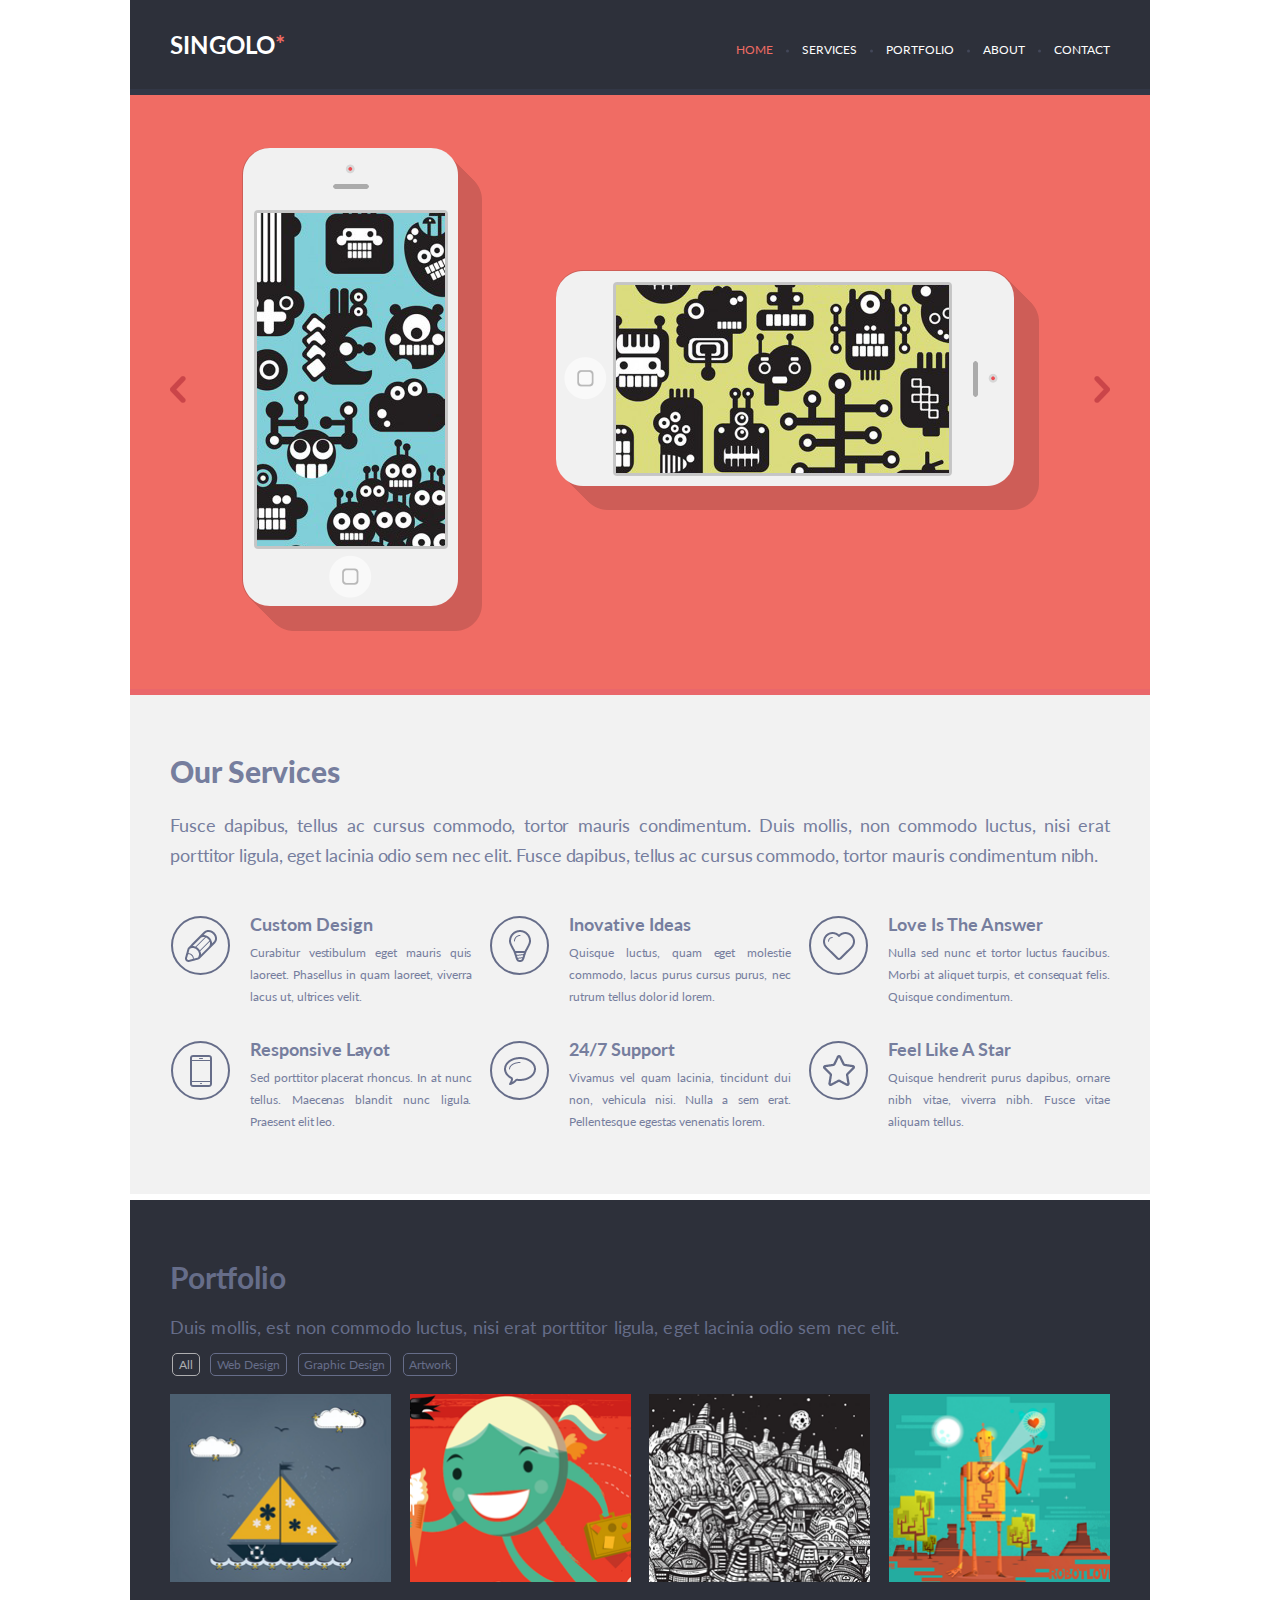
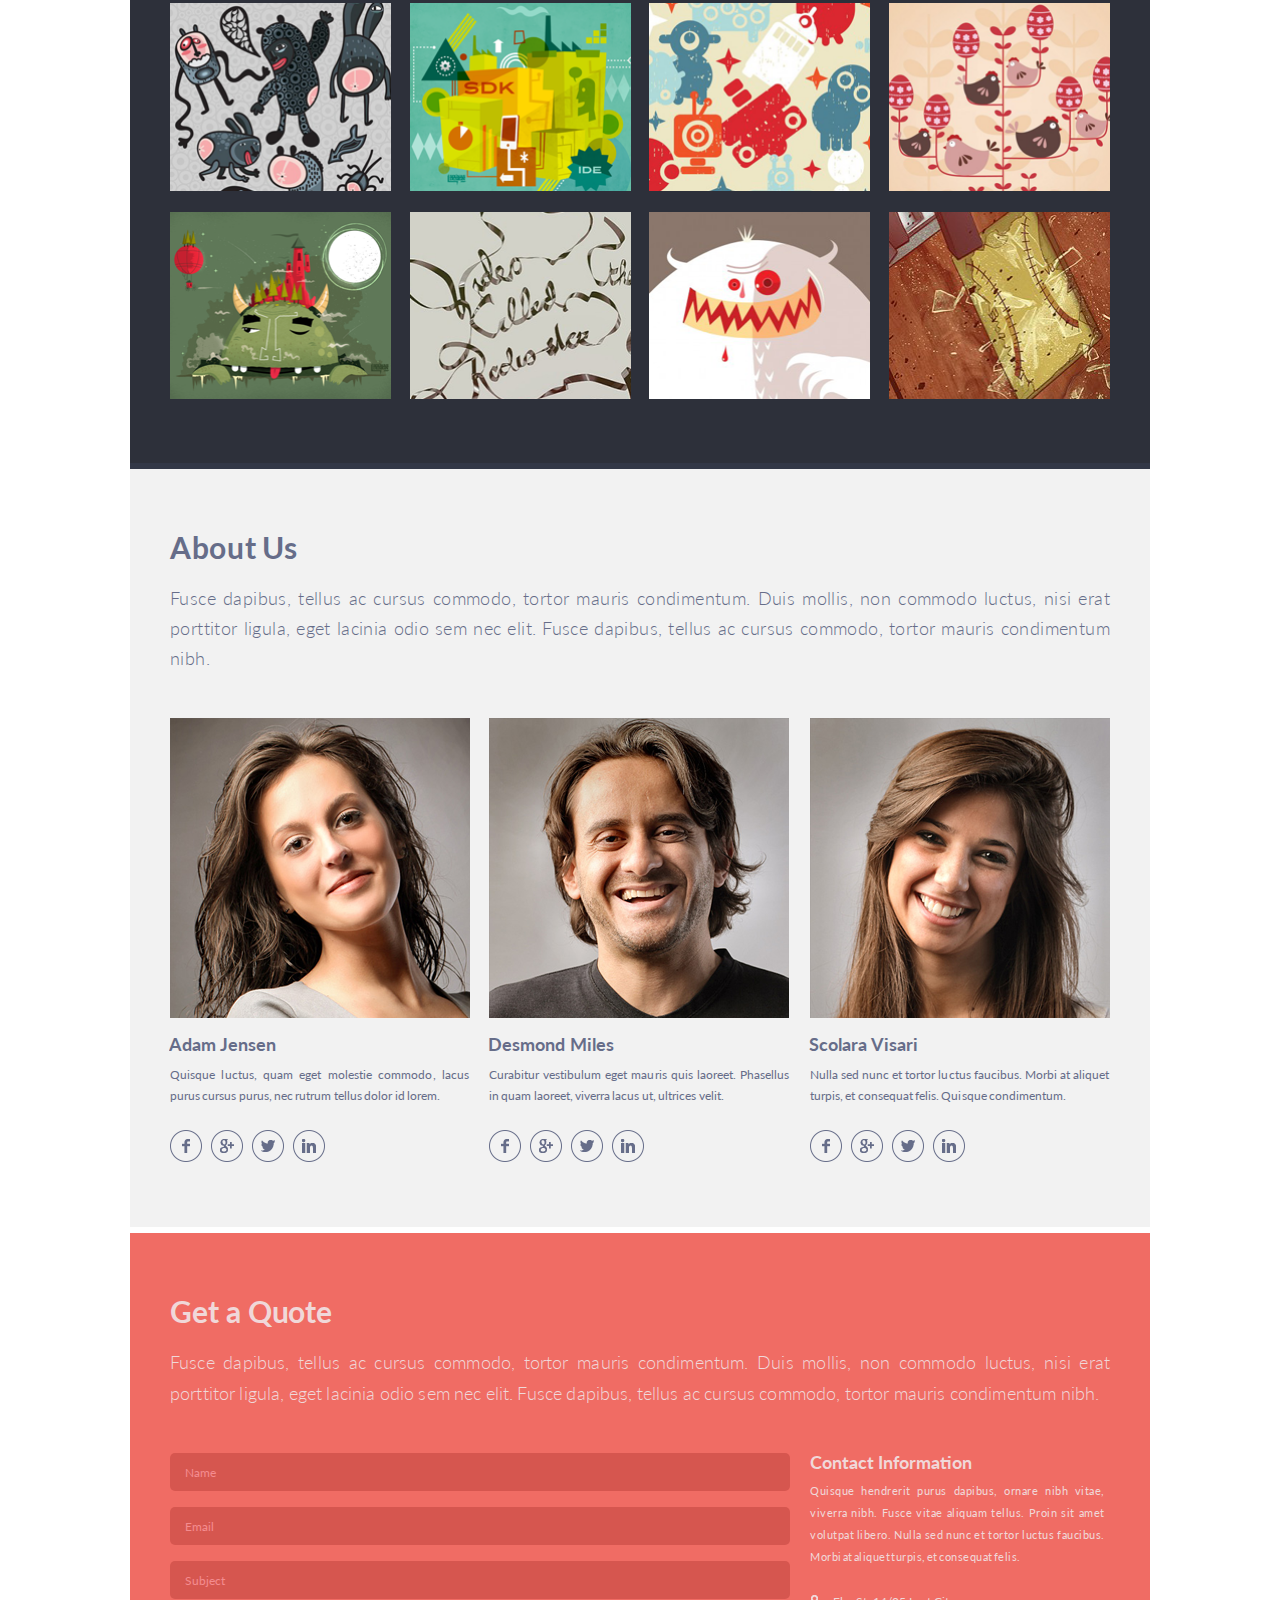
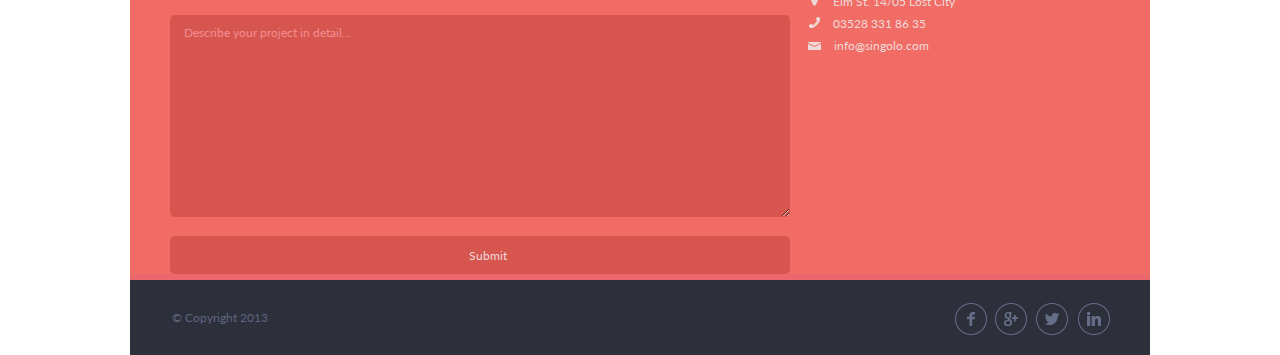
<file: index.html>
<!DOCTYPE html>
<html lang="en">
<head>
    <meta charset="UTF-8">
    <meta name="viewport" content="width=device-width, initial-scale=1.0">
    <meta http-equiv="X-UA-Compatible" content="ie=edge">
    <title>Document</title>
		<link rel="stylesheet" href="fonts.css">
		<link rel="stylesheet" href="./style.css">
		<link href="https://fonts.googleapis.com/css?family=Lato:100,300,400,700,900&display=swap" rel="stylesheet">
		<link href="https://fonts.googleapis.com/css?family=Bellota+Text&display=swap" rel="stylesheet">
</head>
<body>
	<div class="container" >
		<header class="header" id="header">
			<div class="wrapper">
				<div class="menu-burger" id="burger">&#9776;</div>
				<div class="logo" id="logo">
					<h1>Singolo<span>*</span></h1>
				</div>
				<nav class="nav" id="nav">
					<a class="nav-link nav-right link-active" id="home-link" href="#home">home</a>
					<a class="nav-link nav-right" id="services-link" href="#services">services</a>
					<a class="nav-link nav-right" id="portfolio-link" href="#portfolio">portfolio</a>
					<a class="nav-link nav-right" id="about-link" href="#about">about</a>
					<a class="nav-link nav-left" 	id="contact-link" href="#form">contact</a>
				</nav>
				
			</div>
		</header>
		<div class="content">
			<div class="slider block" id="home">
				<div class="item-container">
					<div class="slider-container slide1 active">
						<div class="slider-block block1">
							<img class="slider-img1" src="./assets/images/singolo-dom/phine-vetr.png" alt="vertical">
							<div class="background background-ver" >
							</div>
						</div>
						<div class="slider-block block2 ">
							<img class="slider-img2" src="./assets/images/singolo-dom/phone-hor.png" alt="horizontal">
							<div class="background background-hor" >
							</div>
						</div>
					</div>
					<div class="slider-container slide2 ">
						<div class="slider-block2">
							<img class="slider-img3 img-l" src="./assets/images/slider-content-1.png" alt="vertical">
						</div>
						<div class="slider-block2">
							<img class="slider-img4" src="./assets/images/slider-content-2.png" alt="horizontal">
						</div>
						<div class="slider-block2">
							<img class="slider-img3 img-r" src="./assets/images/slider-content-1.png" alt="vertical">
						</div>
					</div>
				</div>
				<div class="slider-arrow2 arrow" id="next">
					<img src="./assets/images/next.png" alt="next">
				</div>
				<div class="slider-arrow1  arrow" id="prev">
					<img src="./assets/images/prev.png" alt="prew">
				</div>
			</div>
			<section class="services block" id="services">
				<h2 class="services-h2">Our Services</h2>
				<p class="services-p">Fusce dapibus, tellus ac cursus commodo, tortor mauris condimentum. Duis mollis, non commodo
				luctus, nisi erat porttitor ligula, eget lacinia odio sem nec elit. Fusce dapibus, tellus ac cursus
				commodo, tortor mauris condimentum nibh.</p>
				<div class="grid-wrapper">
					<div class="service">
						<div class="service-img">
							<img src="assets/images/pen.png" alt="pencil">
						</div>
						<div class="text-wrapper">
							<h3 class="service-h3">Custom Design</h3>
							<p class="service-descr">Curabitur vestibulum eget mauris quis laoreet. Phasellus in quam laoreet, viverra lacus
							ut, ultrices velit.</p>
						</div>
					</div>
					<div class="service">
						<div class="service-img">
							<img src="assets/images/bulb.png" alt="bulb">
						</div>
						<div class="text-wrapper">
							<h3 class="service-h3">Inovative Ideas</h3>
							<p class="service-descr">Quisque luctus, quam eget molestie commodo, lacus purus cursus purus, nec rutrum tellus
							dolor id lorem.</p>
						</div>
					</div>
					<div class="service">
						<div class="service-img">
							<img src="assets/images/heart.png" alt="heart">
						</div>
						<div class="text-wrapper">
							<h3 class="service-h3">Love Is The Answer</h3>
							<p class="service-descr">Nulla sed nunc et tortor luctus faucibus. Morbi at aliquet turpis, et consequat
							felis. Quisque condimentum.</p>
						</div>
					</div>                
					<div class="service service-bottom">
						<div class="service-img">
							<img src="assets/images/phone.png" alt="phone">
						</div>
						<div class="text-wrapper">
							<h3 class="service-h3">Responsive Layot</h3>
							<p class="service-descr">Sed porttitor placerat rhoncus. In at nunc tellus. Maecenas blandit nunc ligula. Praesent
							elit leo.</p>
						</div>
					</div>
					<div class="service service-bottom">
						<div class="service-img">
							<img src="assets/images/bubble.png" alt="bubble">
						</div>
						<div class="text-wrapper">
							<h3 class="service-h3">24/7 Support</h3>
							<p class="service-descr">Vivamus vel quam lacinia, tincidunt dui non, vehicula nisi. Nulla a sem erat. Pellentesque
							egestas venenatis lorem.</p>
						</div>
					</div>        
					<div class="service service-bottom">
						<div class="service-img">
							<img src="assets/images/star.png" alt="star">
						</div>
						<div class="text-wrapper">
							<h3 class="service-h3">Feel Like A Star</h3>
							<p class="service-descr">Quisque hendrerit purus dapibus, ornare nibh vitae, viverra nibh. Fusce vitae aliquam
							tellus.</p>
						</div>
					</div>
				</div>
			</section>
			<section class="portfolio block" id="portfolio">
				<h2 class="portfolio-h2">Portfolio</h2>
				<p class="portfolio-p">Duis mollis, est non commodo luctus, nisi erat porttitor ligula, eget lacinia odio sem nec elit.</p>
				<nav class="filters" id="filter">
					<a class="filters-link filter-active" href="#">All</a>
					<a class="filters-link" href="#">Web Design</a>
					<a class="filters-link" href="#">Graphic Design</a>
					<a class="filters-link" href="#">Artwork</a>
				</nav>
				<div class="gallery" id="gallery">
					<img class="gallery-img" src="./assets/images/singolo2/Project-9.png" alt="my work">
					<img class="gallery-img" src="./assets/images/singolo2/Project-6.png" alt="my work">
					<img class="gallery-img" src="./assets/images/singolo2/Image-6.png" alt="my work">
					<img class="gallery-img" src="./assets/images/singolo2/Image-3.png" alt="my work">
					<img class="gallery-img" src="./assets/images/singolo2/Project-8.png" alt="my work">
					<img class="gallery-img" src="./assets/images/singolo2/Image-8.png" alt="my work">
					<img class="gallery-img" src="./assets/images/singolo2/Image-5.png" alt="my work">
					<img class="gallery-img" src="./assets/images/singolo2/Layer-8.png" alt="my work">
					<img class="gallery-img" src="./assets/images/singolo2/Project-7.png" alt="my work">
					<img class="gallery-img" src="./assets/images/singolo2/Image-7.png" alt="my work">
					<img class="gallery-img" src="./assets/images/singolo2/Image-4.png" alt="my work">
					<img class="gallery-img" src="./assets/images/singolo2/Project.png" alt="my work">
				</div>
			</section>
			<section class="about block" id="about"> 
				<h2 class="about-h2">About Us</h2>
				<p class="about-p">Fusce dapibus, tellus ac cursus commodo, tortor mauris condimentum. Duis mollis, non commodo luctus, nisi erat porttitor ligula, eget lacinia odio sem nec elit. Fusce dapibus, tellus ac cursus commodo, tortor mauris condimentum nibh.</p>
				<div class="staff">
					<div class="staff-wrapper">
						<div class="staff-img"><img src="./assets/images/singolo2/photo-3.png" alt="staff"></div>
						<h4 class="staff-h3">Adam Jensen</h4>
						<p class="staff-p">
							Quisque luctus, quam eget molestie commodo, lacus purus cursus purus, nec rutrum tellus dolor id lorem.
						</p>
						<div class="networks">
							<a href="#" class="networks-link"><img src="./assets/images/singolo2/Ellipse2.png" alt="facebook"></a>
							<a href="#" class="networks-link"><img src="./assets/images/singolo2/Ellipse2copy.png" alt="google"></a>
							<a href="#" class="networks-link"><img src="./assets/images/singolo2/Ellipse2copy2.png" alt="twitter"></a>
							<a href="#" class="networks-link"><img src="./assets/images/singolo2/Ellipse2copy3.png" alt="linkedin"></a>
						</div>
					</div>
					<div class="staff-wrapper staff-center">
						<div class="staff-img"><img src="./assets/images/singolo2/photo-2.png" alt="staff"></div>
						<h4 class="staff-h3">Desmond Miles</h4>
						<p class="staff-p">
							Curabitur vestibulum eget mauris quis laoreet. Phasellus in quam laoreet, viverra lacus ut, ultrices velit.
						</p>
						<div class="networks">
							<a href="#" class="networks-link"><img src="./assets/images/singolo2/Ellipse2.png" alt="facebook"></a>
							<a href="#" class="networks-link"><img src="./assets/images/singolo2/Ellipse2copy.png" alt="google"></a>
							<a href="#" class="networks-link"><img src="./assets/images/singolo2/Ellipse2copy2.png" alt="twitter"></a>
							<a href="#" class="networks-link"><img src="./assets/images/singolo2/Ellipse2copy3.png" alt="linkedin"></a>
						</div>
					</div>
					<div class="staff-wrapper ">
						<div class="staff-img "><img src="./assets/images/singolo2/photo.png" alt="staff"></div>
						<h4 class="staff-h3">Scolara Visari</h4>
						<p class="staff-p">
							Nulla sed nunc et tortor luctus faucibus. Morbi at aliquet turpis, et consequat felis. Quisque condimentum.
						</p>
						<div class="networks">
							<a href="#" class="networks-link"><img src="./assets/images/singolo2/Ellipse2.png" alt="facebook"></a>
							<a href="#" class="networks-link"><img src="./assets/images/singolo2/Ellipse2copy.png" alt="google"></a>
							<a href="#" class="networks-link"><img src="./assets/images/singolo2/Ellipse2copy2.png" alt="twitter"></a>
							<a href="#" class="networks-link"><img src="./assets/images/singolo2/Ellipse2copy3.png" alt="linkedin"></a>
						</div>
					</div>
				</div>
			</section>
			<section class="form block" id="form-area">
				<h2 class="form-h2">Get a Quote</h2>
				<p class="form-p">
					Fusce dapibus, tellus ac cursus commodo, tortor mauris condimentum. Duis mollis, non commodo luctus, nisi erat porttitor ligula, eget lacinia odio sem nec elit. Fusce dapibus, tellus ac cursus commodo, tortor mauris condimentum nibh.
				</p>
				<div class="form-wrapper">
					<div class="form-block">
						<form action="./index.html" method="GET" id="form">
								<input id="name" type="text" maxlength="25" title="Please, enter your name" required class="name-input" placeholder="Name">
								<input type="email" name="email" placeholder="Email" id="email" required>
								<input type="text"  placeholder="Subject" id="subject">
								<textarea name="textarea" placeholder="Describe your project in detail..." id="text" cols="30" rows="10"></textarea>
								<input class="form-submit" type="submit" value="Submit" id="submit">
						</form>
					</div> 
				
					<div class="contacts">
						<h3 class="contacts-h3">
							Contact Information
						</h3>
						<p class="contacts-p">
							Quisque hendrerit purus dapibus, ornare nibh vitae, viverra nibh. Fusce vitae aliquam tellus. Proin sit amet volutpat libero. Nulla sed nunc et tortor luctus faucibus. Morbi at aliquet turpis, et consequat felis. 
						</p>
						<ul class="contacts-list">
							<li class="contacts-li location"><span>Elm St. 14/05 Lost City</span></li>
							<li class="contacts-li phone"> <a href="tel:035283318635">03528 331 86 35</a></li>
							<li class="contacts-li mail"><a href="mailto:info@singolo.com">info@singolo.com</a> </li>
						</ul>
					</div>
				</div>
				<div class="window-overlay window-closed" id="window-overlay"></div>
				<div class="window window-closed" id="window">
					<div class="window-info" id="window-info">
						<p class="window-succses">Письмо отправлено</p>
						<p class="window-subject" id="window-subject"></p>
						<p class="window-descr" id="window-descr"></p>
					</div>
					<button id="window-ok" class="window-ok" title="OK">OK</button>
				</div>
			</section>
		</div>
		<footer class="footer">
			<div class="copy">
				<p>&copy; Copyright 2013</p>
			</div>
			<div class="links">
				<a href="#" class="link"><img src="./assets/images/singolo2/Ellipse2.png" alt="facebook"></a>
				<a href="#" class="link"><img src="./assets/images/singolo2/Ellipse2copy.png" alt="google"></a>
				<a href="#" class="link"><img src="./assets/images/singolo2/Ellipse2copy2.png" alt="twitter"></a>
				<a href="#" class="link"><img src="./assets/images/singolo2/Ellipse2copy3.png" alt="linkedin"></a>
			</div>
		</footer>
	</div>
	<script src="script.js"></script>
</body>
</html>
</file>
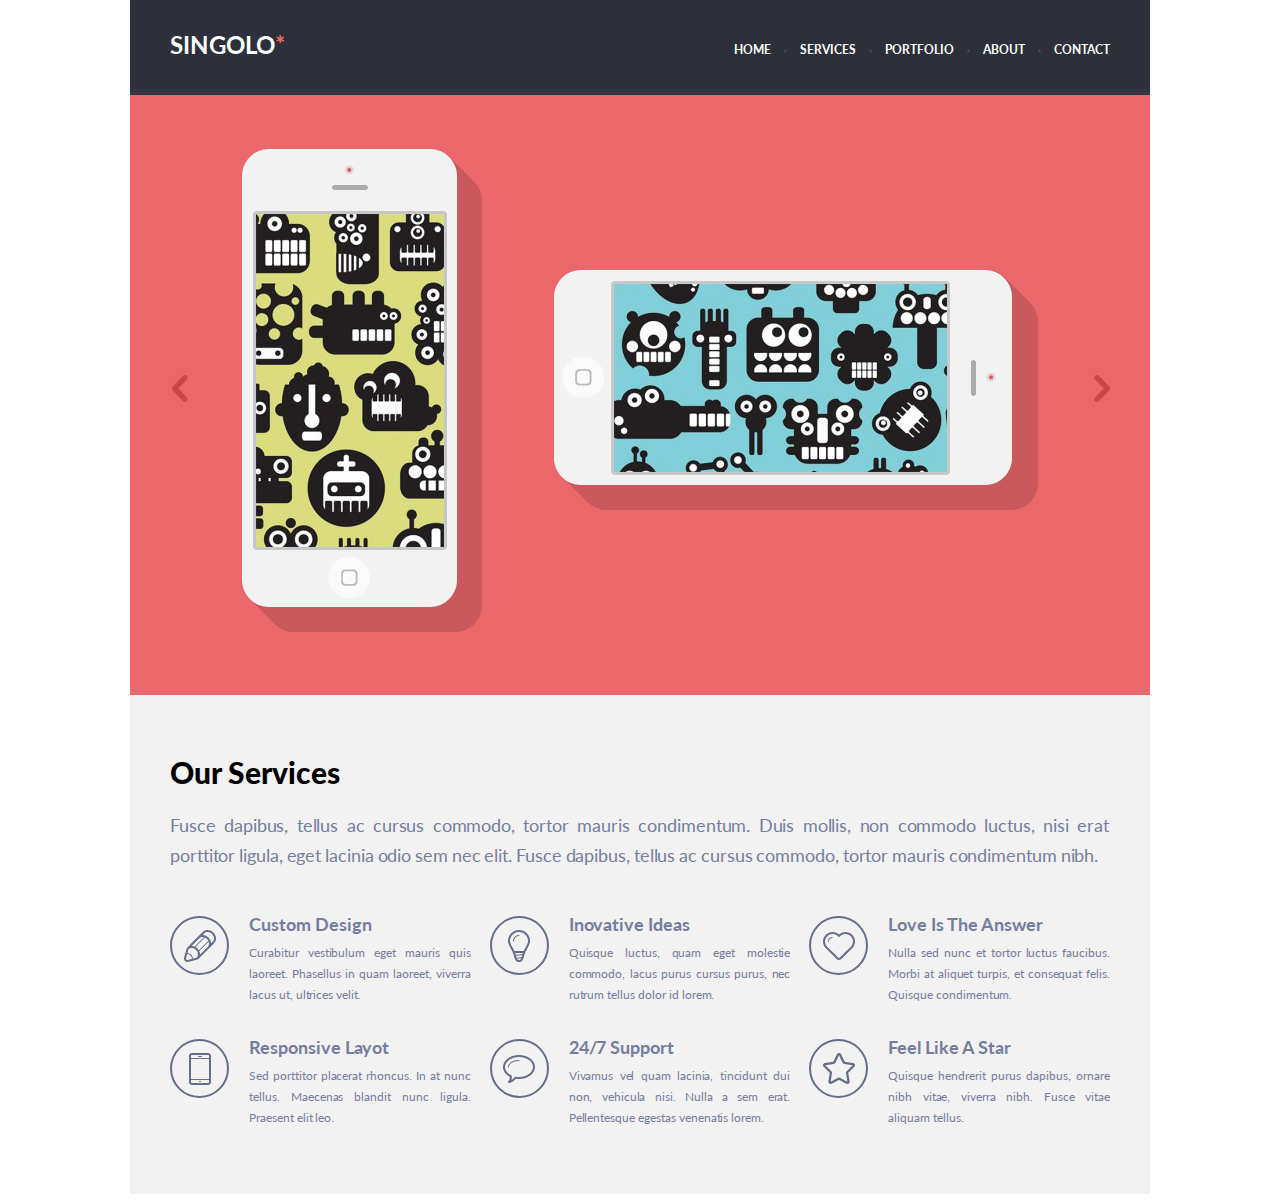
<file: singolo1.html>
<!DOCTYPE html>
<html lang="en">
<head>
    <meta charset="UTF-8">
    <meta name="viewport" content="width=device-width, initial-scale=1.0">
    <meta http-equiv="X-UA-Compatible" content="ie=edge">
    <title>Document</title>
		<link rel="stylesheet" href="fonts.css">
		<link rel="stylesheet" href="./singolo1.css">
		<link href="https://fonts.googleapis.com/css?family=Lato:100,300,400,700,900&display=swap" rel="stylesheet">
</head>
<body>
	<div class="container">
		<header class="header">
			<div class="wrapper">
				<div class="logo">
					<h1>Singolo<span>*</span></h1>
				</div>
				<nav class="nav">
					<a class="nav-link nav-right" href="#">home</a>
					<a class="nav-link nav-right" href="#">services</a>
					<a class="nav-link nav-right" href="#">portfolio</a>
					<a class="nav-link nav-right" href="#">about</a>
					<a class="nav-link nav-left" href="#">contact</a>
				</nav>
			</div>
		</header>
		<div class="slider">
			<div class="slider-arrow1  arrow">
				<img src="./assets/images/prev.png" alt="prew">
			</div>
			<div class="slider-container">
				<div class="slider-block block1">
					<img class="slider-img1" src="./assets/images/iphone_vertical.png" alt="vertical">
				</div>
				<div class="slider-block block2">
					<img class="slider-img2" src="./assets/images/iPhone_Horizontal.png" alt="horizontal">
				</div>
			</div>
			<div class="slider-arrow2 arrow">
				<img src="./assets/images/next.png" alt="next">
			</div>
		</div>
		<section class="services">
      <h2 class="services-h2">Our Services</h2>
      <p class="services-p">Fusce dapibus, tellus ac cursus commodo, tortor mauris condimentum. Duis mollis, non commodo
      luctus, nisi erat porttitor ligula, eget lacinia odio sem nec elit. Fusce dapibus, tellus ac cursus
      commodo, tortor mauris condimentum nibh.</p>
      <div class="grid-wrapper">
        <div class="service">
          <div class="service-img">
            <img src="assets/images/pen.png" alt="pencil">
          </div>
          <div class="text-wrapper">
            <h3 class="service-h3">Custom Design</h3>
            <p class="service-descr">Curabitur vestibulum eget mauris quis laoreet. Phasellus in quam laoreet, viverra lacus
            ut, ultrices velit.</p>
          </div>
        </div>
        <div class="service">
          <div class="service-img">
            <img src="assets/images/bulb.png" alt="bulb">
          </div>
          <div class="text-wrapper">
            <h3 class="service-h3">Inovative Ideas</h3>
            <p class="service-descr">Quisque luctus, quam eget molestie commodo, lacus purus cursus purus, nec rutrum tellus
            dolor id lorem.</p>
          </div>
        </div>
        <div class="service">
          <div class="service-img">
            <img src="assets/images/heart.png" alt="heart">
          </div>
          <div class="text-wrapper">
            <h3 class="service-h3">Love Is The Answer</h3>
            <p class="service-descr">Nulla sed nunc et tortor luctus faucibus. Morbi at aliquet turpis, et consequat
            felis. Quisque condimentum.</p>
          </div>
        </div>                
        <div class="service service-bottom">
          <div class="service-img">
            <img src="assets/images/phone.png" alt="phone">
          </div>
          <div class="text-wrapper">
            <h3 class="service-h3">Responsive Layot</h3>
            <p class="service-descr">Sed porttitor placerat rhoncus. In at nunc tellus. Maecenas blandit nunc ligula. Praesent
            elit leo.</p>
          </div>
        </div>
        <div class="service service-bottom">
          <div class="service-img">
            <img src="assets/images/bubble.png" alt="bubble">
          </div>
          <div class="text-wrapper">
            <h3 class="service-h3">24/7 Support</h3>
            <p class="service-descr">Vivamus vel quam lacinia, tincidunt dui non, vehicula nisi. Nulla a sem erat. Pellentesque
            egestas venenatis lorem.</p>
          </div>
        </div>        
        <div class="service service-bottom">
          <div class="service-img">
            <img src="assets/images/star.png" alt="star">
          </div>
          <div class="text-wrapper">
            <h3 class="service-h3">Feel Like A Star</h3>
            <p class="service-descr">Quisque hendrerit purus dapibus, ornare nibh vitae, viverra nibh. Fusce vitae aliquam
            tellus.</p>
          </div>
        </div>
      </div>
    </section>
	</div>
</body>
</html>
</file>
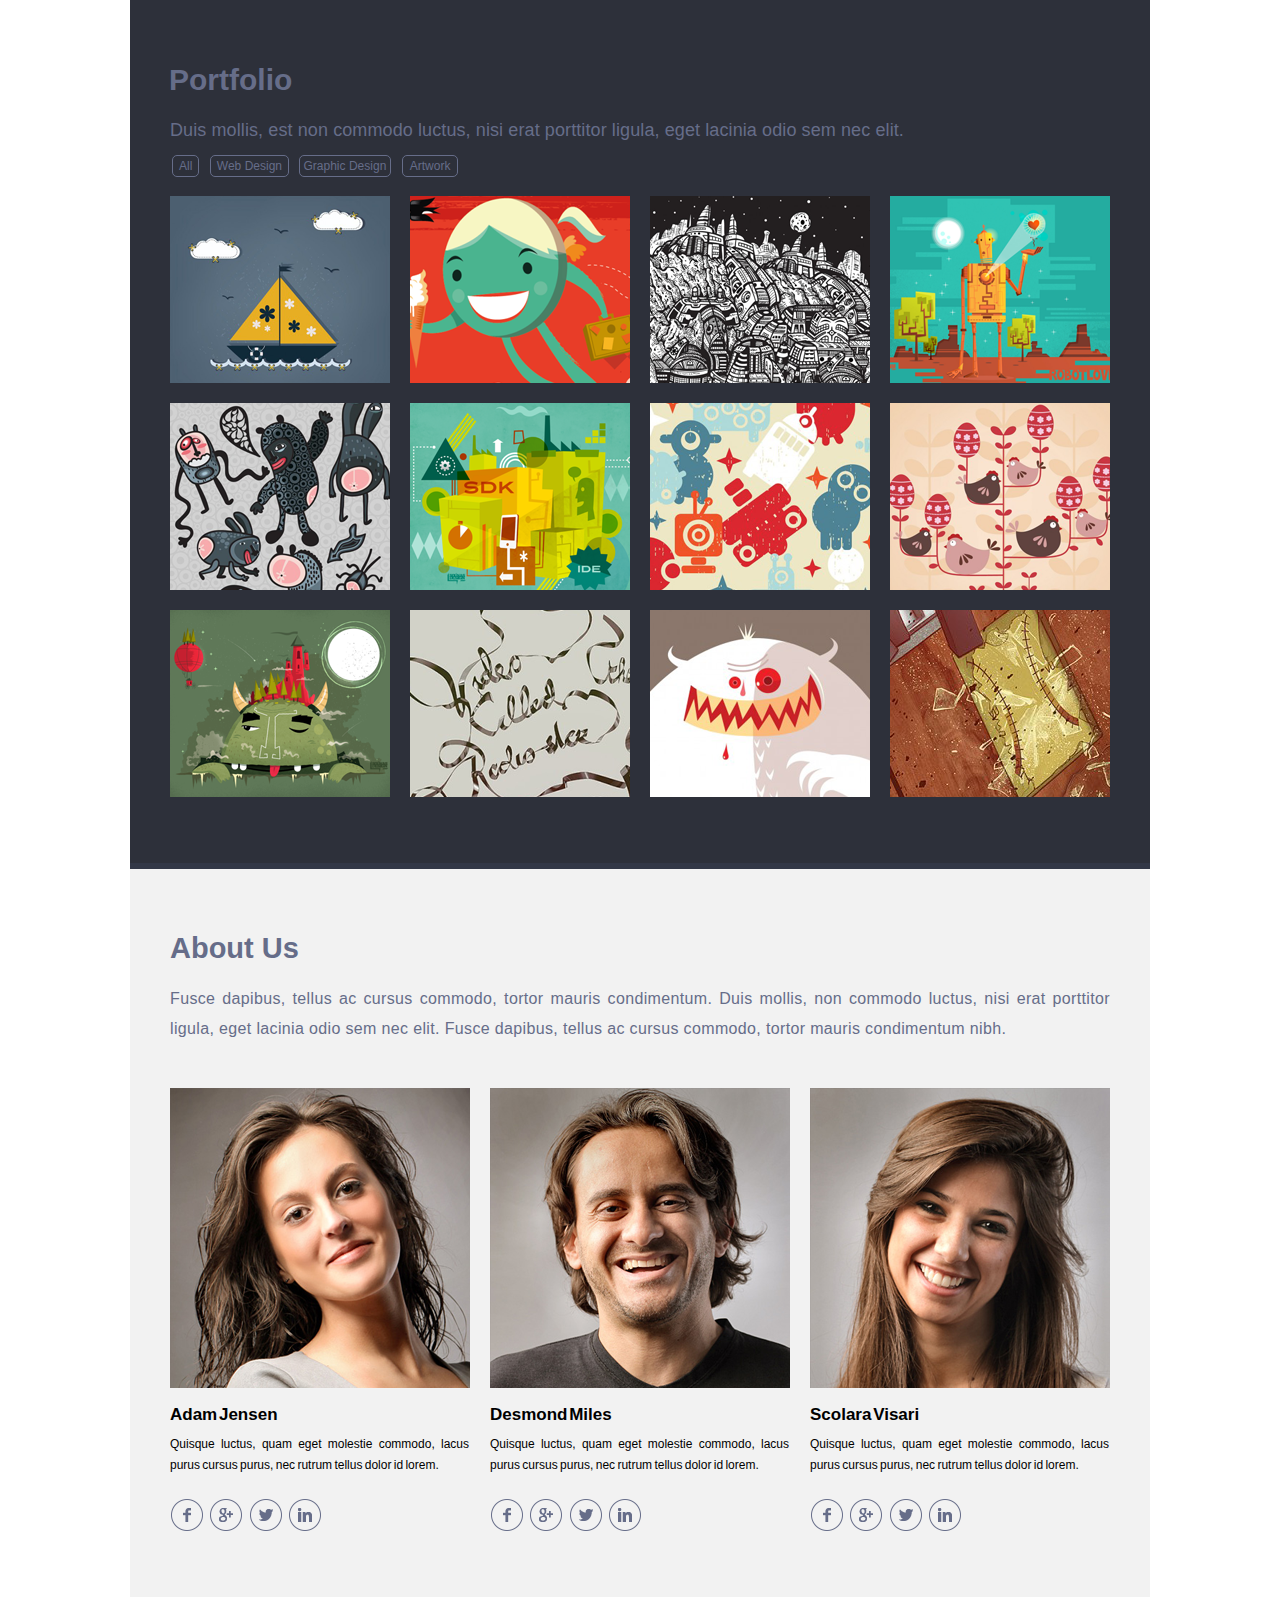
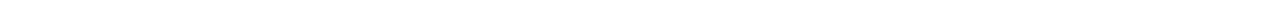
<file: singolo2.html>
<!DOCTYPE html>
<html lang="en">
<head>
	<meta charset="UTF-8">
	<meta name="viewport" content="width=device-width, initial-scale=1.0">
	<title>Document</title>
	<link rel="stylesheet" href="./singolo2.css">
	<link rel="stylesheet" href="./fonts.css">
</head>
<body>
	<div class="container">
		<section class="portfolio">
			<h2 class="portfolio-h2">Portfolio</h2>
			<p class="portfolio-p">Duis mollis, est non commodo luctus, nisi erat porttitor ligula, eget lacinia odio sem nec elit.</p>
			<nav class="filters">
				<a class="filters-link" href="#">All</a>
				<a class="filters-link" href="#">Web Design</a>
				<a class="filters-link" href="#">Graphic Design</a>
				<a class="filters-link" href="#">Artwork</a>
			</nav>
			<div class="gallery">
				<div class="gallery-img"><img src="./assets/images/singolo2/Project-9.png" alt="my work"></div>
				<div class="gallery-img"><img src="./assets/images/singolo2/Project-6.png" alt="my work"></div>
				<div class="gallery-img"><img src="./assets/images/singolo2/Image-6.png" alt="my work"></div>
				<div class="gallery-img"><img src="./assets/images/singolo2/Image-3.png" alt="my work"></div>
				<div class="gallery-img"><img src="./assets/images/singolo2/Project-8.png" alt="my work"></div>
				<div class="gallery-img"><img src="./assets/images/singolo2/Image-8.png" alt="my work"></div>
				<div class="gallery-img"><img src="./assets/images/singolo2/Image-5.png" alt="my work"></div>
				<div class="gallery-img"><img src="./assets/images/singolo2/Layer-8.png" alt="my work"></div>
				<div class="gallery-img"><img src="./assets/images/singolo2/Project-7.png" alt="my work"></div>
				<div class="gallery-img"><img src="./assets/images/singolo2/Image-7.png" alt="my work"></div>
				<div class="gallery-img"><img src="./assets/images/singolo2/Image-4.png" alt="my work"></div>
				<div class="gallery-img"><img src="./assets/images/singolo2/Project.png" alt="my work"></div>
				<div class="gallery-img"><img src="./assets/images/singolo2/Image-7.png" alt="my work"></div>
				<div class="gallery-img"><img src="./assets/images/singolo2/Image-4.png" alt="my work"></div>
				<div class="gallery-img"><img src="./assets/images/singolo2/Project.png" alt="my work"></div>
				
			</div>
		</section>
		<section class="about">
			<h2 class="about-h2">About Us</h2>
			<p class="about-p">Fusce dapibus, tellus ac cursus commodo, tortor mauris condimentum. Duis mollis, non commodo luctus, nisi erat porttitor ligula, eget lacinia odio sem nec elit. Fusce dapibus, tellus ac cursus commodo, tortor mauris condimentum nibh.</p>
			<div class="staff">
				<div class="staff-wrapper">
					<div class="staff-img"><img src="./assets/images/singolo2/photo-3.png" alt="staff"></div>
					<h4 class="staff-h3">Adam Jensen</h4>
					<p class="staff-p">
						Quisque luctus, quam eget molestie commodo, lacus purus cursus purus, nec rutrum tellus dolor id lorem.
					</p>
					<div class="networks">
						<a href="#" class="networks-link"><img src="./assets/images/singolo2/Ellipse2.png" alt="facebook"></a>
						<a href="#" class="networks-link"><img src="./assets/images/singolo2/Ellipse2copy.png" alt="google"></a>
						<a href="#" class="networks-link"><img src="./assets/images/singolo2/Ellipse2copy2.png" alt="twitter"></a>
						<a href="#" class="networks-link"><img src="./assets/images/singolo2/Ellipse2copy3.png" alt="linkedin"></a>
					</div>
				</div>
				<div class="staff-wrapper">
					<div class="staff-img"><img src="./assets/images/singolo2/photo-2.png" alt="staff"></div>
					<h4 class="staff-h3">Desmond Miles</h4>
					<p class="staff-p">
						Quisque luctus, quam eget molestie commodo, lacus purus cursus purus, nec rutrum tellus dolor id lorem.
					</p>
					<div class="networks">
						<a href="#" class="networks-link"><img src="./assets/images/singolo2/Ellipse2.png" alt="facebook"></a>
						<a href="#" class="networks-link"><img src="./assets/images/singolo2/Ellipse2copy.png" alt="google"></a>
						<a href="#" class="networks-link"><img src="./assets/images/singolo2/Ellipse2copy2.png" alt="twitter"></a>
						<a href="#" class="networks-link"><img src="./assets/images/singolo2/Ellipse2copy3.png" alt="linkedin"></a>
					</div>
				</div>
				<div class="staff-wrapper">
					<div class="staff-img"><img src="./assets/images/singolo2/photo.png" alt="staff"></div>
					<h4 class="staff-h3">Scolara Visari</h4>
					<p class="staff-p">
						Quisque luctus, quam eget molestie commodo, lacus purus cursus purus, nec rutrum tellus dolor id lorem.
					</p>
					<div class="networks">
						<a href="#" class="networks-link"><img src="./assets/images/singolo2/Ellipse2.png" alt="facebook"></a>
						<a href="#" class="networks-link"><img src="./assets/images/singolo2/Ellipse2copy.png" alt="google"></a>
						<a href="#" class="networks-link"><img src="./assets/images/singolo2/Ellipse2copy2.png" alt="twitter"></a>
						<a href="#" class="networks-link"><img src="./assets/images/singolo2/Ellipse2copy3.png" alt="linkedin"></a>
					</div>
				</div>
			</div>
		</section>
	</div>
</body>
</html>
</file>
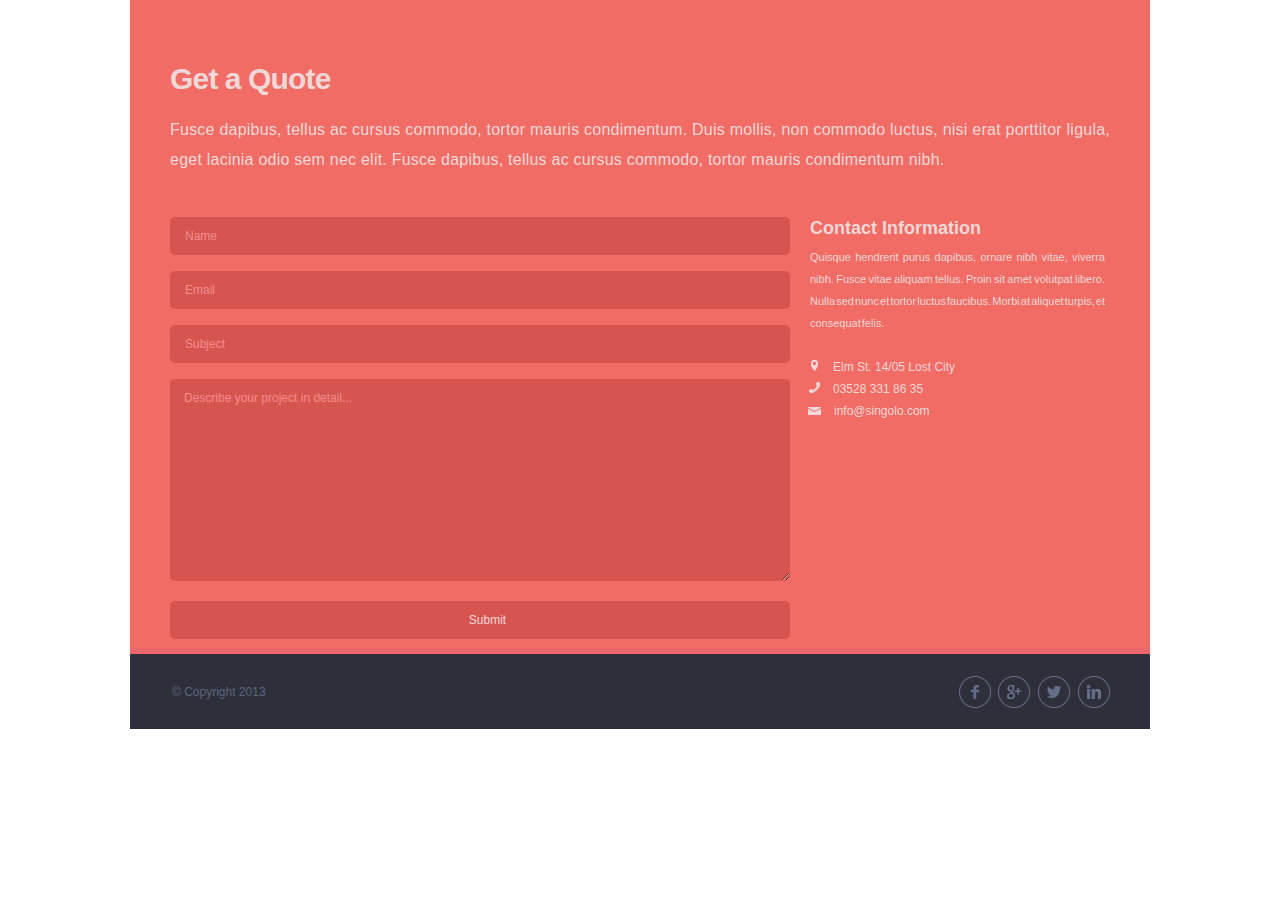
<file: singolo3.html>
<!DOCTYPE html>
<html lang="en">
<head>
	<meta charset="UTF-8">
	<meta name="viewport" content="width=device-width, initial-scale=1.0">
	<link rel="stylesheet" href="./singolo3.css">
	<link rel="stylesheet" href="./fonts.css">
	<title>Document</title>
</head>
<body>
	<div class="container">
		<section class="form">
			<h2 class="form-h2">Get a Quote</h2>
			<p class="form-p">
				Fusce dapibus, tellus ac cursus commodo, tortor mauris condimentum. Duis mollis, non commodo luctus, nisi erat porttitor ligula, eget lacinia odio sem nec elit. Fusce dapibus, tellus ac cursus commodo, tortor mauris condimentum nibh.
			</p>
			<div class="form-wrapper">
				<div class="form-block">
					<form method="post">
						<div>
							<input type="text" name="name" placeholder="Name" required>
						</div>
						<div>
							<input type="email" name="email" placeholder="Email" required>
						</div>
						<div>
							<input type="text"  placeholder="Subject">
						</div>
						<div>
							<textarea name="textarea" placeholder="Describe your project in detail..." id="text" cols="30" rows="10"></textarea>
						</div>
						<div>
							<input class="form-submit" type="submit" value="Submit">
						</div>
					</form>
				</div> 
			
				<div class="contacts">
					<h3 class="contacts-h3">
						Contact Information
					</h3>
					<p class="contacts-p">
						Quisque hendrerit purus dapibus, ornare nibh vitae, viverra nibh. Fusce vitae aliquam tellus. Proin sit amet volutpat libero. Nulla sed nunc et tortor luctus faucibus. Morbi at aliquet turpis, et consequat felis. 
					</p>
					<ul class="contacts-list">
						<li class="contacts-li location"><span>Elm St. 14/05 Lost City</span></li>
						<li class="contacts-li phone"> <a href="tel:035283318635">03528 331 86 35</a></li>
						<li class="contacts-li mail"><a href="mailto:info@singolo.com">info@singolo.com</a> </li>
					</ul>
				</div>
			</div>
		</section>
		<footer class="footer">
			<div class="copy">
				<p>&copy; Copyright 2013</p>
			</div>
			<div class="links">
				<a href="#" class="link"><img src="./assets/images/singolo2/Ellipse2.png" alt="facebook"></a>
				<a href="#" class="link"><img src="./assets/images/singolo2/Ellipse2copy.png" alt="google"></a>
				<a href="#" class="link"><img src="./assets/images/singolo2/Ellipse2copy2.png" alt="twitter"></a>
				<a href="#" class="link"><img src="./assets/images/singolo2/Ellipse2copy3.png" alt="linkedin"></a>
			</div>
		</footer>
	</div>
</body>
</html>
</file>
<file: fonts.css>
@font-face {
	font-family: 'Lato Black';
	src: url('assets/fonts/Lato-Black.eot');
	src: url('assets/fonts/Lato-Black.eot?#iefix') format('embedded-opentype'),
	url('assets/fonts/Lato-Black.woff') format('woff'),
	url('assets/fonts/Lato-Black.ttf') format('truetype');
	font-weight: normal;
	font-style: normal;
	}

@font-face {
	font-family: 'Lato Bold';
	src: url('assets/fonts/Lato-Bold.eot');
	src: url('assets/fonts/Lato-Bold.eot?#iefix') format('embedded-opentype'),
	url('assets/fonts/Lato-Bold.woff') format('woff'),
	url('assets/fonts/Lato-Bold.ttf') format('truetype');
	font-weight: normal;
	font-style: normal;
	}

@font-face {
	font-family: 'Lato Regular';
	src: url('assets/fonts/Lato-Regular.eot');
	src: url('assets/fonts/Lato-Regular.eot?#iefix') format('embedded-opentype'),
	url('assets/fonts/Lato-Regular.woff') format('woff'),
	url('assets/fonts/Lato-Regular.ttf') format('truetype');
	font-weight: normal;
	font-style: normal;
	}

@font-face {
	font-family: 'Lato Light';
	src: url('assets/fonts/Lato-Light.eot');
	src: url('assets/fonts/Lato-Light.eot?#iefix') format('embedded-opentype'),
	url('assets/fonts/Lato-Light.woff') format('woff'),
	url('assets/fonts/Lato-Light.ttf') format('truetype');
	font-weight: normal;
	font-style: normal;
	}

@font-face {
	font-family: 'Lato Thin';
	src: url('assets/fonts/Lato-Thin.eot');
	src: url('assets/fonts/Lato-Thin.eot?#iefix') format('embedded-opentype'),
	url('assets/fonts/Lato-Thin.woff') format('woff'),
	url('assets/fonts/Lato-Thin.ttf') format('truetype');
	font-weight: normal;
	font-style: normal;
	}
</file>
<file: style.css>
*{
	margin: 0;
	padding: 0;
}

html{
	scroll-behavior: smooth;
	overflow-x: hidden;
}

.container{
	width: 1020px;
	margin: 0 auto;
	font-family: 'Lato', sans-serif;
}

/*HEADER*/
.header {
	height: 89px;
	margin: auto;
	position: fixed;
	width: 1020px;
	z-index: 10;
	background-color: #2d303a;
	border-bottom: 6px solid #323746;
	transition: border 0.5s ease;
	
}

.menu-burger{
	display: none;
}

.wrapper {
    margin: auto;
    width: 100%;
    height: inherit;
    display: flex;
    flex-direction: row;
    justify-content: space-between;
		align-items: center;
		text-transform: uppercase;
}

.logo{
	user-select: none;
	margin-left: 40px;
}

.logo-active{
	position: absolute;
	left: 58px;
	z-index: 50;
	transform: translateY(-25%);
}
.logo h1 {
  font-size: 24px;
  letter-spacing: 0.2px;
  color: white;
}

.logo span {
  color: #f06c64;
}

.nav {
	align-self: center;
	margin-top: 8px;
	margin-right: 40px;
	
}

.nav-link {
  display: inline-block;
  padding:0 0 3px 25px;
  font-size: 12px;
  letter-spacing: 0.01px;
  color: white;
	text-decoration: none;
	transition: color 0.3s ease;
	position: relative;
	user-select: none;
}

.nav-link:hover {
  color: #f06c64;
}

.nav-right::after{
	content: "";
	background-color: #434759;
	width: 3px;
	height: 3px;
	border-radius: 50%;
	position: absolute;
	top: 50%;
	right: -16px;
	transform: translateY(-50%);
}

.link-active{
	color: #f06c64;
}

/*SLIDER*/
.slider{
	position: relative;
	border-bottom: 6px solid #ea676b;
	padding-top: 87px;
	transition: border 1s ease;
}

.border2{
	border-bottom: 6px solid rgb(103, 137, 223);;
}

.item-container{
	position: relative;
	overflow: hidden;
}

.slide1{
	background-color: #f06c64;
}

.slider-container{
	display: none;
	position: relative;
	animation: 0.4s ease-in-out;
	-webkit-animation: 0.4s ease-in-out;
	padding-top: 45px;
	padding-bottom: 54px;
}
.slide2{
	background-color: #648BF0;
	padding-top: 49px;
}

.active, .next{
	display: flex;
	flex-direction: row;
	justify-content: center;
	align-items: center;
}

.next{
	position: absolute;
	top: 0;
	width: 100%;
}



.to-left{
	animation-name: left;
}

.from-right{
	animation-name: right;
}

.to-right{
	animation-name: right;
	animation-direction: reverse;
}

.from-left{
	animation-name: left;
	animation-direction: reverse;
}



@keyframes left {
  from {
    left: 0;
  }
  to {
    left: -100%;
  }
}

@keyframes right {
  from {
    left: 100%;
  }
  to {
    left: 0;
  }
}

.slider-block{
	position: relative;
	margin-right: 27px;
	margin-left: 27px;
	margin-top: 6px;
	overflow: hidden;
	z-index: 1;
	cursor: pointer;
	padding: 10px 10px 1px 10px;
}

.slider-block2{
	margin-right: 0;
	margin-left: 0;
	margin-top: -7px;
}



.img-r{
	margin-left: -27px;
}

.img-l{
	margin-right: -16px;
}

.slider-img4{
	width: 260px;
	height: 503px;
}

.background{
	position: absolute;
	z-index: -1;
}

.background-ver{
	height: 400px;
	width: 197px;
	top: 20px;
	left: 20px;
	right: 5px;
	background-image: url(./assets/images/singolo-dom/bg_blue.jpg);
}

.background-hor{
	height: 197px;
	width: 400px;
	top: 20px;
	left: 20px;
	background-image: url(./assets/images/singolo-dom/bg_yellow.jpg);
}

.background-off{
	background: #262626;
}


.arrow{
	position: absolute;
	display: inline-block;
	margin-top: -17px;
	cursor: pointer;
}

.slider-arrow1{
	top: 57%;
	left: 40px;
}

.slider-arrow2{
	top: 57%;
	right: 40px;
}
/*SERVICES*/

.services {  
  padding: 58px 40px 54px 40px;
  border-bottom: 6px solid white;
  letter-spacing: -0.04px;
	background-color: #f2f2f2;
}

.services h2 {
  font-size: 30px;
  font-weight: 900;
  color: rgb(118, 126, 158);
}

.services-p {
  font-size: 18px;
  color: rgb(118, 126, 158);
  line-height: 1.667;
  text-align: justify; 
  margin-top: 21px;
  word-spacing: -1px;
  font-weight: normal;
	letter-spacing: -0.005rem; 
	line-height: 30px; 
}

.grid-wrapper {
  display: grid;
  grid-template-columns: repeat(3, 32%);
  grid-column-gap: 2%;
  margin-left: 1px;
}

.service {
  display: flex;
	padding: 46px 0 7px 0;
}

.service-bottom{
	padding-top: 26px;
}

.service-img {
  display: flex;
  justify-content: center;
  align-items: center;
  min-width: 55px;
  height: 55px;
  border: 2px solid #666d89;
  border-radius: 100%;
}

.text-wrapper {
  margin-top: -3px;
  padding-left: 20px;
}

.service-h3{
	padding-bottom: 7px;
	font-size: 18px;
	color: #767e9e;
}

.service-descr{
	color: #767e9e;
	font-size: 12px;
	line-height: 22px;
	text-align: justify;
}

/*PORTFOLIO*/
.portfolio{
	padding-bottom: 43px;
	border-bottom: 6px solid #323746;
	background-color: #2d303a;
}

.portfolio-h2{
	color: #666d89;
	padding-top: 59px;
	padding-left: 40px;
	font-size: 30px;
	text-align: justify;
}

.portfolio-p{
	color: #666d89;
	padding-top: 21px;
	padding-left: 40px;
	letter-spacing: 0.1px;
	font-size: 18px;
	
	
}

.filters{
	margin-top: 15px;
	padding-left: 40px;
}

.filters-link{
	display: inline-block;
	color: #666d89;
	text-decoration: none;
	font-size: 12px;
	padding: 3px 6px;
	margin: 0 2px;
	border: solid 1px #666d89;
	border-radius: 5px;
	transition: all 0.3s ease;
	word-spacing: .1px;
	text-align: center;
}
.filters-link:nth-child(1){
	padding: 3px 6px;
	
}

.filters-link:nth-child(2){
	padding: 3px 6px;
	margin-left: 4px;
}
.filters-link:nth-child(3){
	padding: 3px 5px ;
	margin-left: 5px;
}

.filters-link:nth-child(4){
	padding: 3px 5px;
	margin-left: 6px;
}

.filters-link:hover{
	color: #aeaeb0;
	border: solid 1px #aeaeb0;
}

.filter-active{
	color: #aeaeb0;
	border-color: #aeaeb0;
}

.gallery{
	display: flex;
	flex-wrap: wrap;
	justify-content: space-between;
	margin-top: 18px;
	/* padding: 5px; */
	margin-right: 40px;
	margin-left: 40px;
}

.gallery-img:nth-child(n+13) {
  display: none;
}

.gallery-img{
	cursor: pointer;
	position: relative;
  top: 0px;
  left: 0px;
  width: 23.5%;
  margin: 0;
	margin-bottom: 21px;
}

.on-border{
	outline: 5px solid #F06C64;
}

/*ABOUT*/
.about{
	background-color: #f2f2f2;
	border-bottom: 6px solid #ffffff;
	padding-bottom: 62px;
	padding-top: 6px;
	
}

.about-h2{
	color: #666d89;
	padding-top: 54px;
	margin-left: 40px;
	font-size: 30px;
	font-weight: bold;
	letter-spacing: .7px;
	word-spacing: -2px;
}

.about-p{
	color: #666d89;
	padding-top: 18px;
	padding-left: 40px;
	padding-right: 40px;
	word-spacing: -1.5px;
	font-size: 18px;
	line-height: 30px;
	text-align: justify;
	font-weight: 300;
	letter-spacing: 0.4px;
}

.staff{
	display: grid;
  grid-template-columns: repeat(3, 299px);
	grid-column-gap: 21px;
	margin-top: 45px;
	margin-left:40px;
}


.staff-center{
	margin-left: -1px;
}

.networks{
	margin-top: 24px;
	margin-left: -2px;
	user-select: none;
}

.networks-link{
	margin-left: 5px;
}
.networks-link:nth-child(1){
	margin-left: 2px;
}

.staff-h3{
	padding-top: 12px;
	font-size: 18px;
	height: 18px;
	white-space: nowrap;
	overflow: hidden;
	text-overflow: ellipsis;
	word-spacing: 1px;
	color: #666d89;
	margin-left: -1px;
}

.staff-p{
	font-size: 12px;
	text-align: justify;
	padding-top: 13px;
	line-height: 21px;
	word-spacing: -0.7px;
	color: #666d89;
	letter-spacing: 0.01px;
}

/*FORM*/
.form{
	background-color: #f06c64;
	border-bottom: 6px solid #ea676b;
	padding-top: 6px;
}

.form-h2{
	color: #f0d8d9;
	padding-top: 54px;
	padding-left: 40px;
	font-size: 30px;
	letter-spacing: -.2px;
	word-spacing: 0.5px;
}

.form-p{
	color: #f0d8d9;
	padding-left: 40px;
	padding-right: 40px;
	text-align: justify;
	padding-top: 18px;
	line-height: 31.1px;
	letter-spacing: 0.15px;
	font-size: 18px;
	font-weight: 300;
	word-spacing: -1px;
}

.form-wrapper{
	display: flex;
	flex-direction: row;
}

.form-block{
	width: 620px;
	margin-top: 44px;
	padding-left: 40px;
}

form>input{
	margin-bottom: 16px;
}

form>input:last-child{
	margin-bottom: 0;
	margin-top: 16px;
}

input{
	width: 100%;
	height: 38px;
	border-radius: 5px;
	border: none;
	padding-left: 15px;
	box-sizing: border-box;
	font-size: 12px;
	background-color: #d6564f;
	color: #f48c8f;
	color: #f0d8d9;
	font-family: 'Lato', sans-serif;
}
input:-ms-input-placeholder{color: #f48c8f;}
input::-webkit-input-placeholder{color: #f48c8f;}

input:focus, input:active{
	outline: none;
}

input:required{
	background-color: #d6564f;
}

.input-error{
	border: 1px solid #434759;
}

.form-submit{
	cursor: pointer;
}

textarea{
	min-width: 100%;
	max-width: 100%;
	min-height: 202px;
	max-height: 202px;
	border-radius: 5px;
	font-family: 'Lato', sans-serif;
	padding-top: 10px;
	padding-left: 14px;
	font-size: 12px;
	box-sizing: border-box;
	background-color: #d6564f;
	color: #f48c8f;
	border: none;
}

textarea:active, textarea:focus{
	outline: none;
}

textarea:-ms-input-placeholder{color: #f48c8f;}
textarea::-webkit-input-placeholder{color: #f48c8f;}

.contacts{
	width:295px;
	padding-left: 20px;
	padding-top: 42px;
}

.contacts-p{
	color: #f0d8d9;
	padding-top: 7px;
	font-size: 11px;
	text-align: justify;
	word-spacing: -2.4px;
	line-height: 22px;
	letter-spacing: 0.5px;
}

.contacts-h3{
	color: #f0d8d9;
	font-size: 18px;
}

.contacts-list{
	list-style-type: none;
	color: #f0d8d9;
	padding-top: 20px;
	padding-left: 15px;
}

.contacts-list>li{
	margin-top: 4px;
	font-size: 12px;

}

.contacts-list>.location{
	list-style-image: url(./assets/images/singolo3/location.png);
	padding-top: 2px;
	padding-left: 2px;

}

.contacts-list>.phone{
	list-style-image: url(./assets/images/singolo3/phone.png);
	padding-top: 3px;
	margin-left: 2px;
}

.contacts-list>.mail{
	list-style-image: url(./assets/images/singolo3/mail.png);
	margin-top: 7px;
	margin-left: 3px;
}

.contacts-li>a{
	text-decoration: none;
	color: #f0d8d9;
	margin-left: 6px;
}

.contacts-li>span{
	margin-left: 6px;

}

.window-overlay {
	position: fixed;
	top: 0;
	left: 0;
	width: 100%;
	height: 100%;
	z-index: 1;
	background: rgba(0, 0, 0, 0.6);
}

.window-open {
	color: #fff;
	border: 1px #007bff solid;
	border-radius: 5px;
	padding: 8px 12px;
	font-size: 16px;
	font-family: 'Exo 2', sans-serif;
	background-color: #007bff;
	text-decoration: none;
}

.window {
	display: block;
	width: 500px;
	max-width: 100%;
	height: 300px;
	max-height: 100%;
	position: fixed;
	z-index: 100;
	left: 50%;
	top: 50%;
	border-radius: 10px;
	transform: translate(-50%, -50%);
	background: white;
	box-shadow: 0 0 60px 10px rgba(0, 0, 0, 0.9);
}

.window-closed{
	display: none;
}

.window-ok{
	border: 1px gray solid;
	border-radius: 5px;
	padding: 8px 17px;
	margin: 0 10px;
	font-size: 14px;
	background-color: #dc3545;
	border-color: #dc3545;
	color: #fff;
	position: absolute;
	bottom: 10px;
	left: 50%;
	transform: translate(-50%);
	-webkit-transform: translate(-50%);
	-moz-transform: translate(-50%);
	-ms-transform: translate(-50%);
	-o-transform: translate(-50%);
	cursor: pointer;
}

.window-descr{
	padding-left: 10px;
	padding-right: 10px;
	height: 162px;
	text-align: center;
	overflow-y: scroll;
}

.window-ok:hover {
	background-color: #c82333;
	border-color: #bd2130;
}

.window-ok:active, .window-ok:focus {
	outline: none;
	border: none;
}

.window-info{
	font-family: 'Bellota Text', cursive;
	text-align: center;
	margin-top: 10px;
}
.window-info > p{
	margin-top: 10px;
}

/*FOOTER*/

.footer{
	height: 75px;
	background-color: #2d303a;
	display: flex;
	justify-content: space-between;
	align-items: center;
}
.copy{
	margin-left: 42px;
}

.copy>p{
	font-size: 12px;
	color: #5e657e;
	text-align: justify;
}

.links{
	margin-right: 40px;
	padding-top: 5px;
}
.links>a{
	margin-left: 6px;
}

.links>a:nth-child(2){
	margin-left: 4px;
	margin-right: -1px;
}

.form-error{
	border: 2px solid red;
}


@media screen and (max-width: 1019px){
	.container{
		width: 100%;
		font-family: 'Lato', sans-serif;
	}

	.header{
		width: 100%;
	}

	.nav{
		margin-right: 30px;
	}

	.nav-link {
		padding:0 0 9px 29px;
	}

	/*SLIDER */
.slider{
	position: relative;
	width: 100%;
}

.slider-container {
	padding-bottom: 32px;
	padding-top: 40px;

}

.slider-block {
	margin-top: -1px;
	padding: 10px 10px 7px 10px;
}

.slide2{
	padding-top: 63px;
}

.block1{
	margin-right: 12px;
	
	
}

.slider-arrow1{
	left: 29px;
	top: 59%;
}

.slider-arrow2{
	top: 59%;
	right: 29px;
}

.slider-img1{
	width: 180px;
	height: 362px;
	
}

.slider-img2{
	width: 362px;
	height: 180px;
	
}

.background-ver{
	width: 71%;
	height: 300px;
}

.slider-img4{
	width: 180px;
	height: 362px;
}

.slider-img3{
	width: 132px;
	height: 270px;
}

.img-r {
    margin-left: -18px;
}

.img-l {
    margin-right: -14px;
}

.background-hor{
	width: 80%;
	height: 144px;
}

.header-sticky{
	position: fixed;
	top: 0;
	width: 100%;
	min-height: 50px;
	z-index: 3;
	border-bottom: 0px;
	box-sizing: border-box;
}

/*SERVICES*/

.services {
	padding: 40px 40px 48px 40px;
	border-bottom: 6px solid white;
}

.service {
	padding: 37px 0 17px 0;
}

.grid-wrapper {
	grid-template-columns: repeat(2, 43%);
	grid-column-gap: 8.5%;
}

/*ABOUT*/
.about{
	padding-top: 0;
}
.staff {
	display: grid;
	grid-template-columns: repeat(3, 30%);
	grid-column-gap: 16px;
	margin-top: 39px;
	margin-left: 40px;
}

.staff-img > img{
	width: 28.5vw;
}

.staff-h3{
	padding-top: 7px;
}

.staff-p{
	padding-top: 4px;
}

.networks {
	margin-top: 14px;
}

/*PORTFOLIO*/
.portfolio{
	padding-top: 6px;
	padding-bottom: 49px;
}

.portfolio-h2 {
	padding-top: 55px;
}

.portfolio-p {
	padding-top: 18px;
	line-height: 30px;
	margin-right: 30px;
}

.filters {
	margin-top: 13px;
}

.gallery {
    margin-top: 28px;
}

.gallery > img{
	width: 31.4%;
    margin-bottom: 19px;
}

/*FORM*/

.form{
	padding-bottom: 27px;
}

.form-h2 {
	padding-top: 52px;
	padding-left: 42px;
}

.form-wrapper{
	width: 95%;
}

.form-block {
	width: 60.4%;
	margin-top: 22px;
}

form>input {
	margin-bottom: 12px;
}

input{
	padding-left: 10px;
}

textarea{
	min-height: 160px;
	padding-left: 10px;
	padding-top: 8px;
}

.contacts {
	width: 30%;
	padding-left: 30px;
  padding-top: 21px;
}

.contacts-p{
    padding-top: 0;
}

.contacts-list{
	padding-top: 33px;
} 

}

@media screen and (max-width: 767px){

	/*HEADER*/

	.header{
		height: 65px;
	}

	.header > .wrapper {
		justify-content: center;
	}

	.nav{
		visibility: hidden;
		opacity: 0;
		position: absolute;
		padding-top: 20px;
	}

	.nav > a{
		visibility: hidden;
		opacity: 0;
		display: inline-block;
		margin-left: 71px;
		font-size: 24px;
		margin-top: 28px;
		padding: 0;
	}

	.nav-open{
		visibility: visible;
		opacity: 1;
		position: static;
		display: flex;
		flex-direction: column;
		align-items: start;
		justify-content: center;
		margin-top: 0;
		position: fixed;
		top: 0;
		left: 0;
		width: 278px;
		height: 100%;
		z-index: 5;
		background-color: #2b2d35;
	}

	.nav-open > a{
		visibility: visible;
		opacity: 1;
		
	}

	.nav-right::after{
		display: none;
	}

	.menu-burger{
		display: inline-block;
		cursor: pointer;
		color:  #f2f2f2;
		position: absolute;
		left: 18px;
		font-size: 30px;
		transition: all 0.2s ease;
		z-index: 12;
		-webkit-transition: all 0.2s ease;
		-moz-transition: all 0.2s ease;
		-ms-transition: all 0.2s ease;
		-o-transition: all 0.2s ease;
	}

.logo{
	margin-left: 13px;
	margin-top: 9px;
}

.logo > h1{
	font-size: 19px;
}

	.menu-open{
		transform: rotate(90deg); 
	}

	/*SLIDER*/
	.slider{
		position: relative;
		padding-top: 22px;
	}

	.slider-block {
    position: relative;
		margin-top: 20px;
		margin-left: -1px;
    margin-right: 6px;
	}

	.slider-container{
		padding-bottom: 7px;
	}

	.slide2{
		padding-top: 87px;
		padding-bottom: 4px;
	}

	.slider-img1{
		width: 92px;
    height: 176px;
	}
	
	.slider-img2{
		width: 175px;
		height: 92px;
	}

	.slider-img4{
		width: 92px;
    height: 176px;
	}
	
	.slider-img3{
		width: 70px;
		height: 140px;
	}
	
	.img-r {
		margin-left: -11px;
	}
	
	.img-l {
		margin-right: -7px;
	}

	.background-ver{
		width: 68%;
		height: 141px;
		margin-left: -7px;
		background-image: url(./assets/images/responsive/phone-vertical-display.png);
		background-size: cover;

	}
	
	.background-hor{
		top: 12px;
		width: 75%;
		height: 80px;
		background-image: url(./assets/images/responsive/phone-horizontal-display.png);
		background-size: cover;
	}
	.background-off{
		background: #262626;
	}

	.slider-arrow1{
		top: 65%;
		left: 10px;
	}
	
	.slider-arrow2{
		top: 65%;
		right: 10px;
	}

	/*SERVICES*/
	.services{
		padding: 26px 43px 17px 32px;
	}

	.services-p {
		font-size: 17 px;
    color: rgb(118, 126, 158);
    line-height: 1.667;
    text-align: justify;
    margin-top: 18px;
    font-weight: normal;
    letter-spacing: 0.1px;
    line-height: 30px;
    word-spacing: -4px;
}
	

	.grid-wrapper {
		display: grid;
		grid-template-columns: repeat(1, 90%);
		margin: 0;
		padding: 0;
	}

	.service {
		padding: 0;
		margin-top: 30px;
	}

	.service-descr {
    word-spacing: -3px;
}

	/*PORTFOLIO*/
	.portfolio{
		padding-bottom: 24px;
	}

	.portfolio-h2 {
		padding-top: 38px;
		padding-left: 30px;
	}
	
	.portfolio-p {
		padding-top: 14px;
		padding-left: 30px;
	}

	.filters{
		margin-top: 21px;
    padding-left: 28px;
	}

	.gallery {
		margin: 25px 30px 0px 30px;
		
	}
	
	.gallery > img{
		width: 48.5%;
		margin-bottom: 11px;
	}

	.gallery-img:nth-child(n+9) {
		display: none;
	}

	/*ABOUT*/
	.about{
		padding-bottom: 34px;
	}

	.about-h2{
		padding-top: 33px;
		padding-left: 30px;
		margin: 0;
	}

	.about-p{
		padding-left: 30px;
		padding-right: 30px;
		padding-top: 19px;
		font-weight: 300;
	}

	.staff{
		grid-template-columns: repeat(1, 84vw);
		margin-left: 31px;
		row-gap: 30px;
		margin-top: 24px;
	}

	.staff-h3 {
    padding-top: 14px;
}

	.staff-img > img{
		width: 84vw;
		
	}

	/*FORM*/

	.form{
		padding-bottom: 42px;
	}

	.form-h2{
		padding-top: 36px;
		padding-left: 30px;
	}

	.form-p{
		padding-left: 30px;
		padding-top: 18px;
		padding-right: 30px;
	}

	.form-submit {
    height: 50px;
	}

	.form-wrapper {
		flex-direction: column;
	}

	form > input:last-child{
		margin-bottom: 0;
	}
	
	.form-block{
		width: 88%;
		padding-left: 30px;
		margin-top: 51px;
		margin-right: 30px;
	}

	.contacts{
		width: 90%;
		padding-left: 30px;
		margin-right: 30px;
		padding-top: 28px;
	}

	.contacts-list{
		padding-top: 5px;
	}

	.window {
		width: 300px;
	}

	.contacts-list>.location {
    padding-top: 7px;
	}

	.contacts-list>.phone {
    padding-top: 9px;
	}

	.copy{
		display: none;
	}

	.footer{
		justify-content: center;
	}

	.links{
		margin-right: 0;
	}
}
</file>
<file: singolo1.css>
*{
	margin: 0;
	padding: 0;
}

.container{
	width: 1020px;
	margin: 0 auto;
	font-family: 'Lato', sans-serif;
}

/*HEADER*/
.header {
  display: flex;
  align-items: center;
  min-height: 89px;
  border-bottom: 6px solid #323746;
  padding: 0 40px;
  background-color: #2d303a;
}

.wrapper {
  display: flex;
  justify-content: space-between;
  width: 100%;
  font-weight: 700;
  text-transform: uppercase;
}

.logo{
	user-select: none;
}
.logo h1 {
  font-size: 24px;
  letter-spacing: 0.2px;
  color: white;
}

.logo span {
  color: #f06c64;
}

.nav {
	align-self: center;
	margin-top: 8px;
	
}

.nav-link {
  display: inline-block;
  padding:0 0 3px 25px;
  font-size: 12px;
  letter-spacing: 0.01px;
  color: white;
	text-decoration: none;
	transition: color 0.3s ease;
	position: relative;
	user-select: none;
}

.nav-link:hover {
  color: #f06c64;
}

.nav-right::after{
	content: "";
	background-color: #434759;
	width: 3px;
	height: 3px;
	border-radius: 50%;
	position: absolute;
	top: 50%;
	right: -16px;
	transform: translateY(-50%);
}

/*SLIDER*/
.slider{
	position: relative;
	height: 594px;
	background-color: #ea676b;
	border-bottom: 6px solid #ea676b;
}

.slider-container{
	height: 600px;
	display: flex;
	flex-direction: row;
	justify-content: center;
	align-items: center;
}

.slider-block{
	margin-right: 36px;
	margin-left: 36px;
	margin-top: -7px;
}

.block1{
	margin-top: -6px;
	
}

.arrow{
	position: absolute;
	display: inline-block;
	margin-top: -17px;
	cursor: pointer;
}

.slider-arrow1{
	top: 50%;
	left: 42px;
}

.slider-arrow2{
	top: 50%;
	right: 40px;
}

/*SERVICES*/

.services {  
  padding: 59px 40px;
  border-bottom: 6px solid white;
  letter-spacing: -0.04px;
	background-color: #f2f2f2;
}

.services h2 {
  font-size: 30px;
  font-weight: 900;
}

.services-p {
  font-size: 18px;
  color: rgb(118, 126, 158);
  line-height: 1.667;
  text-align: justify;
  width: 939px;
  margin-top: 20px;
	word-spacing: -1px;
	font-weight: normal;
	letter-spacing: -0.005rem;  
}

.grid-wrapper {
  display: grid;
  grid-template-columns: repeat(3, 32%);
  grid-column-gap: 2%;
}

.service {
  display: flex;
	padding: 46px 0 7px 0;
	box-sizing: border-box;
}

.service-bottom{
	padding-top: 27px;
}


.service-img {
  display: flex;
  justify-content: center;
  align-items: center;
  min-width: 55px;
  height: 55px;
  border: 2px solid #666d89;
  border-radius: 100%;
}

.text-wrapper {
  margin-top: -3px;
  padding-left: 20px;
}

.service-h3{
  padding-bottom: 7px;
	font-size: 18px;
	color: #767e9e;
}

.service-descr{
	color: #767e9e;
	font-size: 12px;
	line-height: 21px;
	text-align: justify;
}
</file>
<file: singolo2.css>
*{
	margin: 0;
	padding: 0;
}

.container{
	width: 1020px;
	margin: 0 auto;
	font-family: 'Lato', sans-serif; 
}
/*PORTFOLIO*/
.portfolio{
	height: 863px;
	border-bottom: 6px solid #323746;
	background-color: #2d303a;
}

.portfolio-h2{
	color: #666d89;
	padding-top: 63px;
	padding-left: 39px;
	font-size: 30px;
	font-weight: bolder;
}

.portfolio-p{
	color: #666d89;
	padding-top: 23px;
	padding-left: 40px;
	letter-spacing: 0.1px;
	font-size: 18px;
	
}

.filters{
	margin-top: 14px;
	padding-left: 40px;
}

.filters-link{
	display: inline-block;
	color: #666d89;
	text-decoration: none;
	font-size: 12px;
	padding: 3px 6px;
	margin: 0 2px;
	border: solid 1px #666d89;
	border-radius: 5px;
	transition: all 0.3s ease;
	word-spacing: .1px;
	text-align: center;
}
.filters-link:nth-child(1){
	padding: 3px 6px;
	
}

.filters-link:nth-child(2){
	padding: 3px 6px;
	margin-left: 4px;
}
.filters-link:nth-child(3){
	padding: 3px 4px ;
	margin-left: 3px;
}

.filters-link:nth-child(4){
	padding: 3px 7px;
	margin-left: 4px;
}

.filters-link:hover{
	color: #aeaeb0;
	border: solid 1px #aeaeb0;
}

.gallery{
	margin-top: 19px;
	margin-left: 20px;
	display: grid;
	grid-template-columns: repeat(4, 24%);
	justify-items: end;
	row-gap: 16px;

}

.gallery-img:nth-child(n+13) {
  display: none;
}

/*ABOUT*/
.about{
	height: 728px;
	background-color: #f2f2f2;
	border-bottom: 6px solid #ffffff;
	
}

.about-h2{
	color: #666d89;
	padding-top: 63px;
	padding-left: 40px;
	font-size: 29px;
	font-weight: bold;
}

.about-p{
	color: #666d89;
	padding-top: 19px;
	padding-left: 40px;
	padding-right: 40px;
	letter-spacing: 0.4px;
	font-size: 16px;
	line-height: 30px;
	text-align: justify;
	letter-spacing: 0.022rem;
	
}

.staff{
	display: grid;
  grid-template-columns: repeat(3, 299px);
	grid-column-gap: 21px;
	margin-top: 44px;
	margin-left:40px;
}

.networks{
	margin-top: 23px;
	margin-left: -2px;
	user-select: none;
}

.networks-link{
	margin-left: 3px;
}

.staff-h3{
	padding-top: 13px;
	font-size: 17px;
	height: 18px;
	white-space: nowrap;
	overflow: hidden;
	text-overflow: ellipsis;
	word-spacing: -3px;
}

.staff-p{
	font-size: 12px;
	text-align: justify;
	padding-top: 11px;
	line-height: 21px;
	word-spacing: -1px;
}
</file>
<file: singolo3.css>
*{
	margin: 0;
	padding: 0;
}

.container{
	width: 1020px;
	margin: 0 auto;
	font-family: 'Lato', sans-serif;
}

.form{
	height: 648px;
	background-color: #f06c64;
	border-bottom: 6px solid #ea676b;
}

.form-h2{
	color: #f0d8d9;
	padding-top: 62px;
	padding-left: 40px;
	font-size: 30px;
	letter-spacing: -0.8px;
	word-spacing: -.3px;
}

.form-p{
	color: #f0d8d9;
	padding-left: 40px;
	padding-right: 40px;
	text-align: justify;
	padding-top: 19px;
	line-height: 30px;
	letter-spacing: 0.23px;
	font-size: 16px;
	;
}

.form-wrapper{
	display: flex;
	flex-direction: row;
}

.form-block{
	width: 620px;
	margin-top: 42px;
	padding-left: 40px;
}

form>div{
	margin-bottom: 16px;
}

input{
	width: 100%;
	height: 38px;
	border-radius: 5px;
	border: none;
	padding-left: 15px;
	box-sizing: border-box;
	font-size: 12px;
	background-color: #d6564f;
	color: #f48c8f;
	color: #f0d8d9;
}
input:-ms-input-placeholder{color: #f48c8f;}
input::-webkit-input-placeholder{color: #f48c8f;}

input:focus, input:active{
	outline: none;
}

input:required{
	background-color: #d6564f;
}

.form-submit{
	cursor: pointer;
}

textarea{
	min-width: 100%;
	max-width: 100%;
	min-height: 202px;
	max-height: 202px;
	border-radius: 5px;
	font-family: 'Lato', sans-serif;
	padding-top: 12px;
	padding-left: 14px;
	font-size: 12px;
	box-sizing: border-box;
	background-color: #d6564f;
	color: #f48c8f;
	border: none;
}

textarea:active, textarea:focus{
	outline: none;
}

textarea:-ms-input-placeholder{color: #f48c8f;}
textarea::-webkit-input-placeholder{color: #f48c8f;}

.contacts{
	width:295px;
	padding-left: 20px;
	padding-top: 42px;
}

.contacts-p{
	color: #f0d8d9;
	padding-top: 7px;
	font-size: 11px;
	text-align: justify;
	word-spacing: -2px;
	line-height: 22px;
}

.contacts-h3{
	color: #f0d8d9;
	font-size: 18px;
	padding-top: 1px;
}

.contacts-list{
	list-style-type: none;
	color: #f0d8d9;
	padding-top: 21px;
	padding-left: 15px;
}

.contacts-list>li{
	margin-top: 4px;
	font-size: 12px;

}

.contacts-list>.location{
	list-style-image: url(./assets/images/singolo3/location.png);
	padding-top: 1px;
	padding-left: 2px;

}

.contacts-list>.phone{
	list-style-image: url(./assets/images/singolo3/phone.png);
	padding-top: 4px;
	margin-left: 2px;
}

.contacts-list>.mail{
	list-style-image: url(./assets/images/singolo3/mail.png);
	margin-top: 8px;
	margin-left: 3px;
}

.contacts-li>a{
	text-decoration: none;
	color: #f0d8d9;
	margin-left: 6px;
}

.contacts-li>span{
	margin-left: 6px;
}

.footer{
	height: 75px;
	background-color: #2d303a;
	display: flex;
	justify-content: space-between;
	align-items: center;
}
.copy{
	margin-left: 42px;
}

.copy>p{
	font-size: 12px;
	color: #5e657e;
}

.links{
	margin-right: 40px;
	padding-top: 5px;
}
.links>a{
	margin-left: 4px;
}

.links>a:nth-child(2){
	margin-left: 3px;
	margin-right: -1px;
}
</file>
